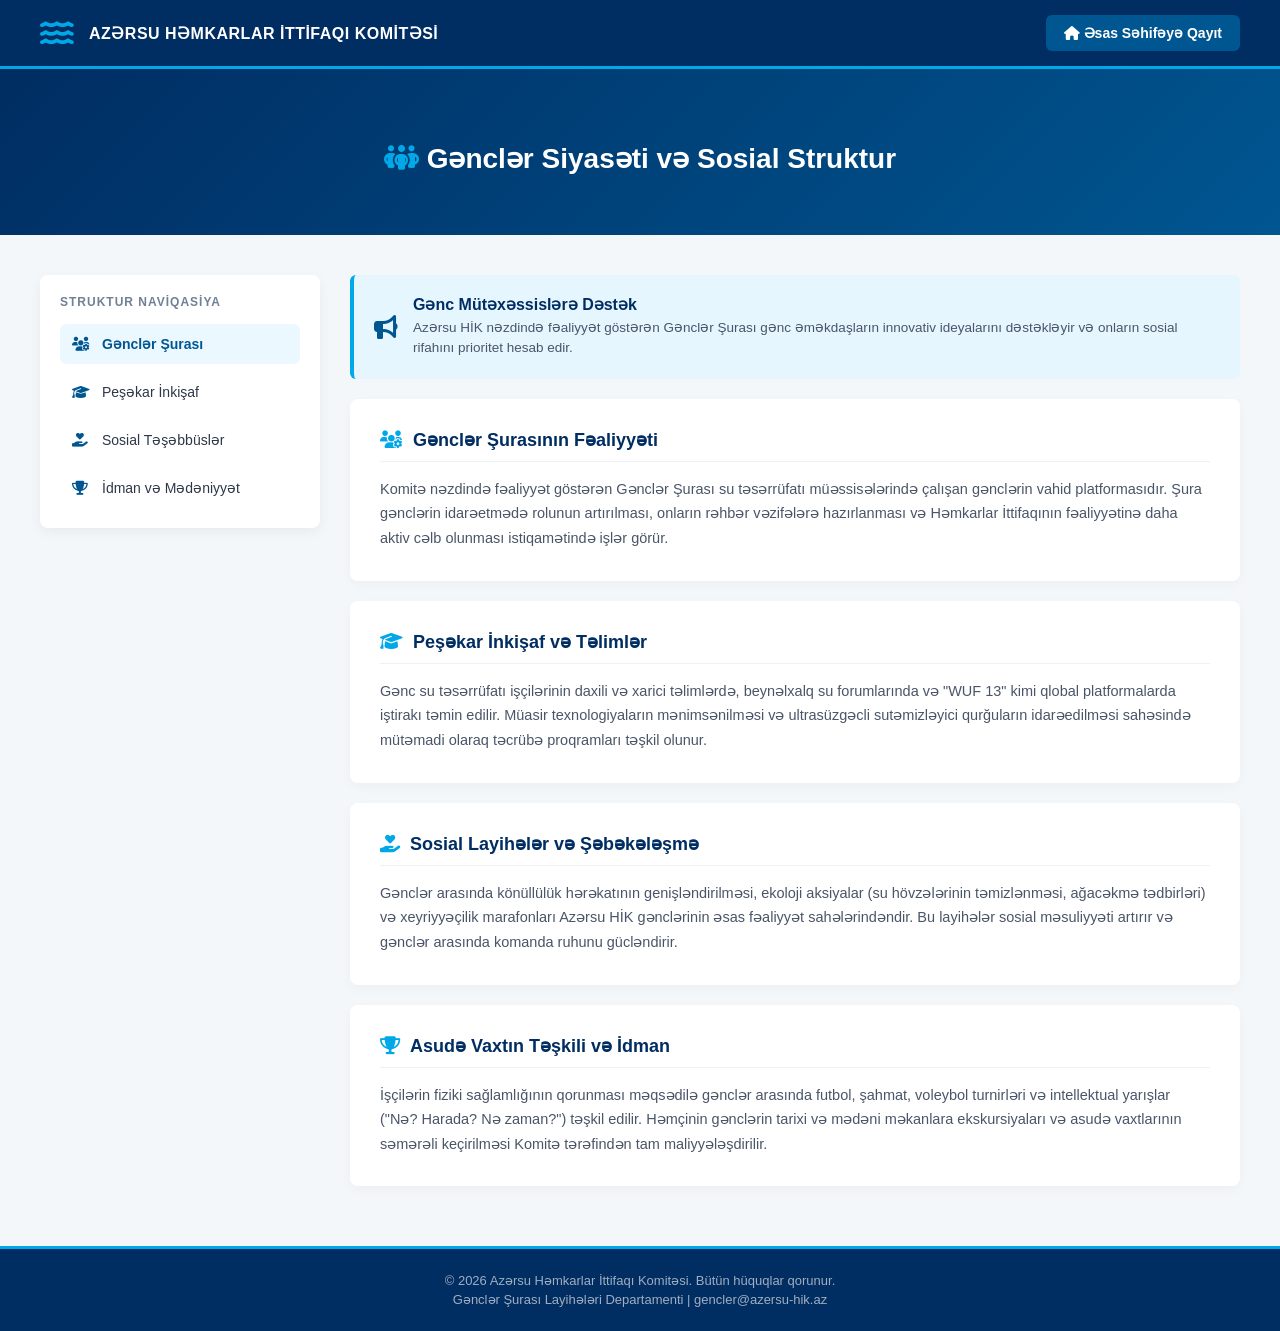
<file: gencler.html>
<!DOCTYPE html>
<html lang="az">
<head>
    <meta charset="UTF-8">
    <meta name="viewport" content="width=device-width, initial-scale=1.0">
    <title>Gənclər Siyasəti və Sosial Struktur - Azərsu HİK</title>
    <link rel="stylesheet" href="https://cdnjs.cloudflare.com/ajax/libs/font-awesome/6.4.0/css/all.min.css">
    <link rel="stylesheet" href="gencler.css">
</head>
<body class="youth-page-body">

    <header class="youth-custom-header">
        <div class="youth-header-container">
            <div class="youth-logo-block">
                <i class="fa-solid fa-water"></i>
                <div class="youth-logo-title">
                    <strong>AZƏRSU HƏMKARLAR İTTİFAQI KOMİTƏSİ</strong>
                </div>
            </div>
            <a href="../index.html" class="youth-back-btn">
                <i class="fa-solid fa-house"></i> Əsas Səhifəyə Qayıt
            </a>
        </div>
    </header>

    <section class="youth-hero-section">
        <div class="youth-hero-container">
            <h1><i class="fa-solid fa-people-group"></i> Gənclər Siyasəti və Sosial Struktur</h1>
        </div>
    </section>

    <div class="youth-main-wrapper">
        <div class="youth-grid-container">
            
            <aside class="youth-sidebar">
                <div class="youth-sidebar-title">STRUKTUR NAVİQASİYA</div>
                <nav class="youth-nav-list">
                    <a href="#gencer-surasi" class="youth-nav-link-item active"><i class="fa-solid fa-users-gear"></i> Gənclər Şurası</a>
                    <a href="#inkisaf" class="youth-nav-link-item"><i class="fa-solid fa-graduation-cap"></i> Peşəkar İnkişaf</a>
                    <a href="#sosial-layiheler" class="youth-nav-link-item"><i class="fa-solid fa-hand-holding-heart"></i> Sosial Təşəbbüslər</a>
                    <a href="#asude-vaxt" class="youth-nav-link-item"><i class="fa-solid fa-trophy"></i> İdman və Mədəniyyət</a>
                </nav>
            </aside>

            <main class="youth-content-area">
                
                <div class="youth-alert-box">
                    <i class="fa-solid fa-bullhorn"></i>
                    <div>
                        <h3>Gənc Mütəxəssislərə Dəstək</h3>
                        <p>Azərsu HİK nəzdində fəaliyyət göstərən Gənclər Şurası gənc əməkdaşların innovativ ideyalarını dəstəkləyir və onların sosial rifahını prioritet hesab edir.</p>
                    </div>
                </div>

                <section id="gencer-surasi" class="youth-info-card">
                    <h2><i class="fa-solid fa-users-gear"></i> Gənclər Şurasının Fəaliyyəti</h2>
                    <p>Komitə nəzdində fəaliyyət göstərən Gənclər Şurası su təsərrüfatı müəssisələrində çalışan gənclərin vahid platformasıdır. Şura gənclərin idarəetmədə rolunun artırılması, onların rəhbər vəzifələrə hazırlanması və Həmkarlar İttifaqının fəaliyyətinə daha aktiv cəlb olunması istiqamətində işlər görür.</p>
                </section>

                <section id="inkisaf" class="youth-info-card">
                    <h2><i class="fa-solid fa-graduation-cap"></i> Peşəkar İnkişaf və Təlimlər</h2>
                    <p>Gənc su təsərrüfatı işçilərinin daxili və xarici təlimlərdə, beynəlxalq su forumlarında və "WUF 13" kimi qlobal platformalarda iştirakı təmin edilir. Müasir texnologiyaların mənimsənilməsi və ultrasüzgəcli sutəmizləyici qurğuların idarəedilməsi sahəsində mütəmadi olaraq təcrübə proqramları təşkil olunur.</p>
                </section>

                <section id="sosial-layiheler" class="youth-info-card">
                    <h2><i class="fa-solid fa-hand-holding-heart"></i> Sosial Layihələr və Şəbəkələşmə</h2>
                    <p>Gənclər arasında könüllülük hərəkatının genişləndirilməsi, ekoloji aksiyalar (su hövzələrinin təmizlənməsi, ağacəkmə tədbirləri) və xeyriyyəçilik marafonları Azərsu HİK gənclərinin əsas fəaliyyət sahələrindəndir. Bu layihələr sosial məsuliyyəti artırır və gənclər arasında komanda ruhunu gücləndirir.</p>
                </section>

                <section id="asude-vaxt" class="youth-info-card">
                    <h2><i class="fa-solid fa-trophy"></i> Asudə Vaxtın Təşkili və İdman</h2>
                    <p>İşçilərin fiziki sağlamlığının qorunması məqsədilə gənclər arasında futbol, şahmat, voleybol turnirləri və intellektual yarışlar ("Nə? Harada? Nə zaman?") təşkil edilir. Həmçinin gənclərin tarixi və mədəni məkanlara ekskursiyaları və asudə vaxtlarının səmərəli keçirilməsi Komitə tərəfindən tam maliyyələşdirilir.</p>
                </section>

            </main>
        </div>
    </div>

    <footer class="youth-custom-footer">
        <div class="youth-footer-container">
            <p>© 2026 Azərsu Həmkarlar İttifaqı Komitəsi. Bütün hüquqlar qorunur.</p>
            <p>Gənclər Şurası Layihələri Departamenti | gencler@azersu-hik.az</p>
        </div>
    </footer>

</body>
</html>
</file>
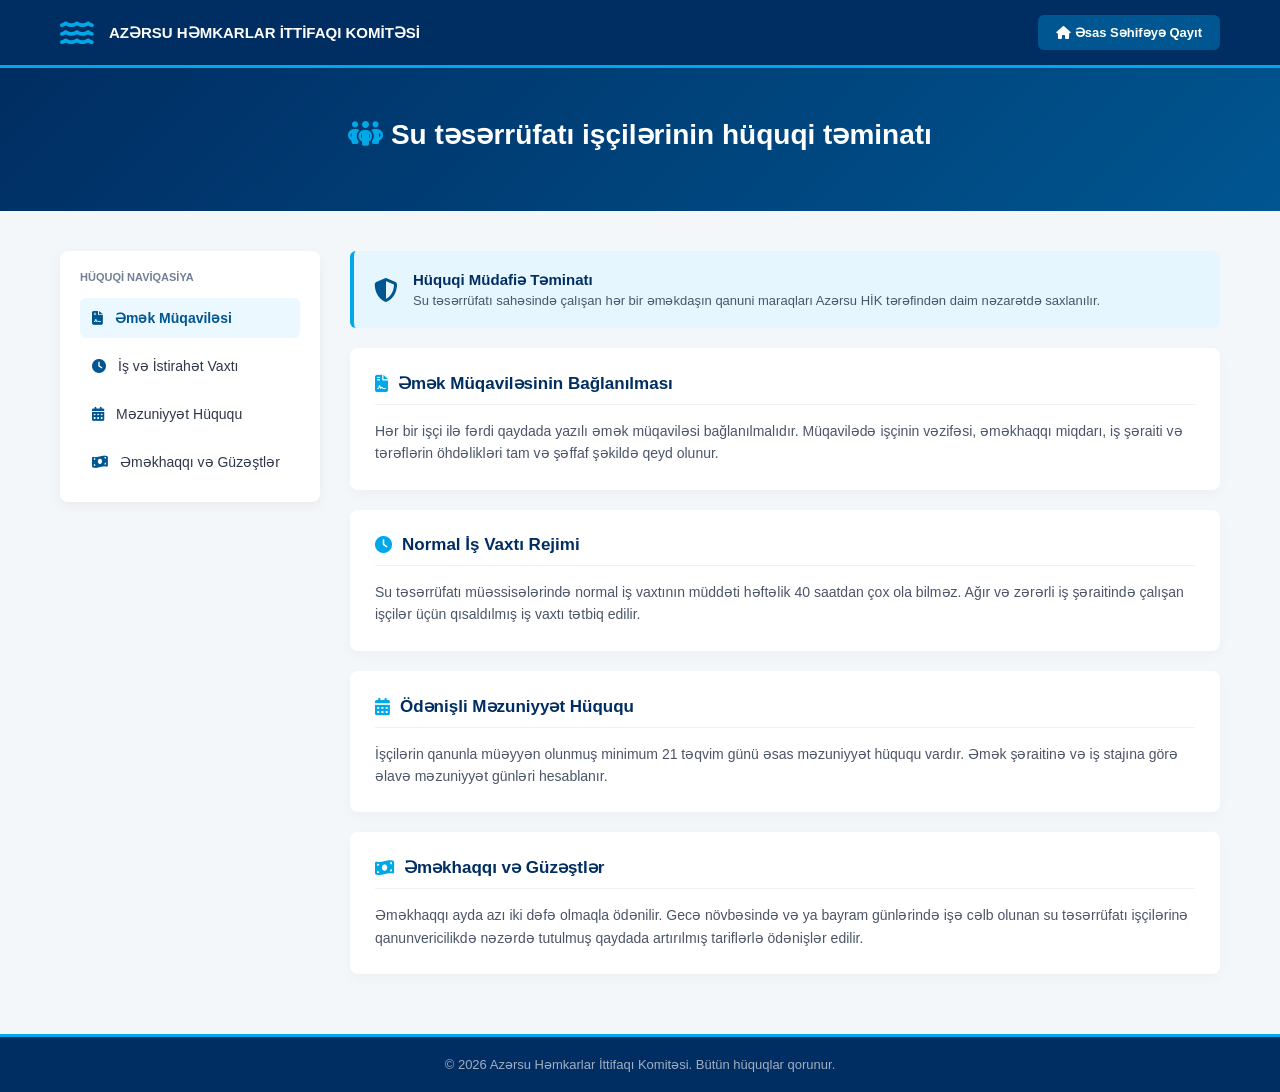
<file: huquqlar.html>
<!DOCTYPE html>
<html lang="az">
<head>
    <meta charset="UTF-8">
    <meta name="viewport" content="width=device-width, initial-scale=1.0">
    <title>Su Təsərrüfatı İşçilərinin Hüquqları - Azərsu HİK</title>
    <link rel="stylesheet" href="https://cdnjs.cloudflare.com/ajax/libs/font-awesome/6.4.0/css/all.min.css">
    <link rel="stylesheet" href="huquqlar.css">
</head>
<body class="legal-page-body">

    <header class="legal-custom-header">
        <div class="legal-header-container">
            <div class="legal-logo-block">
                <i class="fa-solid fa-water"></i>
                <div class="legal-logo-title">
                    <strong>AZƏRSU HƏMKARLAR İTTİFAQI KOMİTƏSİ</strong>
                    
                </div>
            </div>
            <a href="../index.html" class="legal-back-btn">
                <i class="fa-solid fa-house"></i> Əsas Səhifəyə Qayıt
            </a>
        </div>
    </header>

        <section class="youth-hero-section">
        <div class="youth-hero-container">
            <h1><i class="fa-solid fa-people-group"></i> Su təsərrüfatı işçilərinin hüquqi təminatı</h1>
        </div>
    </section>

    <div class="legal-main-wrapper">
        <div class="legal-grid-container">
            
            <aside class="legal-sidebar">
                <div class="legal-sidebar-title">HÜQUQİ NAVİQASİYA</div>
                <nav class="legal-nav-list">
                    <a href="#muqavile" class="legal-nav-link-item active"><i class="fa-solid fa-file-contract"></i> Əmək Müqaviləsi</a>
                    <a href="#is-rejimi" class="legal-nav-link-item"><i class="fa-solid fa-clock"></i> İş və İstirahət Vaxtı</a>
                    <a href="#mezuniyyet-haqqi" class="legal-nav-link-item"><i class="fa-solid fa-calendar-days"></i> Məzuniyyət Hüququ</a>
                    <a href="#guzestler" class="legal-nav-link-item"><i class="fa-solid fa-money-bill-wave"></i> Əməkhaqqı və Güzəştlər</a>
                </nav>
            </aside>

            <main class="legal-content-area">
                <div class="legal-alert-box">
                    <i class="fa-solid fa-shield-halved"></i>
                    <div>
                        <h3>Hüquqi Müdafiə Təminatı</h3>
                        <p>Su təsərrüfatı sahəsində çalışan hər bir əməkdaşın qanuni maraqları Azərsu HİK tərəfindən daim nəzarətdə saxlanılır.</p>
                    </div>
                </div>

                <section id="muqavile" class="legal-info-card">
                    <h2><i class="fa-solid fa-file-contract"></i> Əmək Müqaviləsinin Bağlanılması</h2>
                    <p>Hər bir işçi ilə fərdi qaydada yazılı əmək müqaviləsi bağlanılmalıdır. Müqavilədə işçinin vəzifəsi, əməkhaqqı miqdarı, iş şəraiti və tərəflərin öhdəlikləri tam və şəffaf şəkildə qeyd olunur.</p>
                </section>

                <section id="is-rejimi" class="legal-info-card">
                    <h2><i class="fa-solid fa-clock"></i> Normal İş Vaxtı Rejimi</h2>
                    <p>Su təsərrüfatı müəssisələrində normal iş vaxtının müddəti həftəlik 40 saatdan çox ola bilməz. Ağır və zərərli iş şəraitində çalışan işçilər üçün qısaldılmış iş vaxtı tətbiq edilir.</p>
                </section>

                <section id="mezuniyyet-haqqi" class="legal-info-card">
                    <h2><i class="fa-solid fa-calendar-days"></i> Ödənişli Məzuniyyət Hüququ</h2>
                    <p>İşçilərin qanunla müəyyən olunmuş minimum 21 təqvim günü əsas məzuniyyət hüququ vardır. Əmək şəraitinə və iş stajına görə əlavə məzuniyyət günləri hesablanır.</p>
                </section>

                <section id="guzestler" class="legal-info-card">
                    <h2><i class="fa-solid fa-money-bill-wave"></i> Əməkhaqqı və Güzəştlər</h2>
                    <p>Əməkhaqqı ayda azı iki dəfə olmaqla ödənilir. Gecə növbəsində və ya bayram günlərində işə cəlb olunan su təsərrüfatı işçilərinə qanunvericilikdə nəzərdə tutulmuş qaydada artırılmış tariflərlə ödənişlər edilir.</p>
                </section>
            </main>

        </div>
    </div>

    <footer class="legal-custom-footer">
        <p>© 2026 Azərsu Həmkarlar İttifaqı Komitəsi. Bütün hüquqlar qorunur.</p>
    </footer>

</body>
</html>
</file>
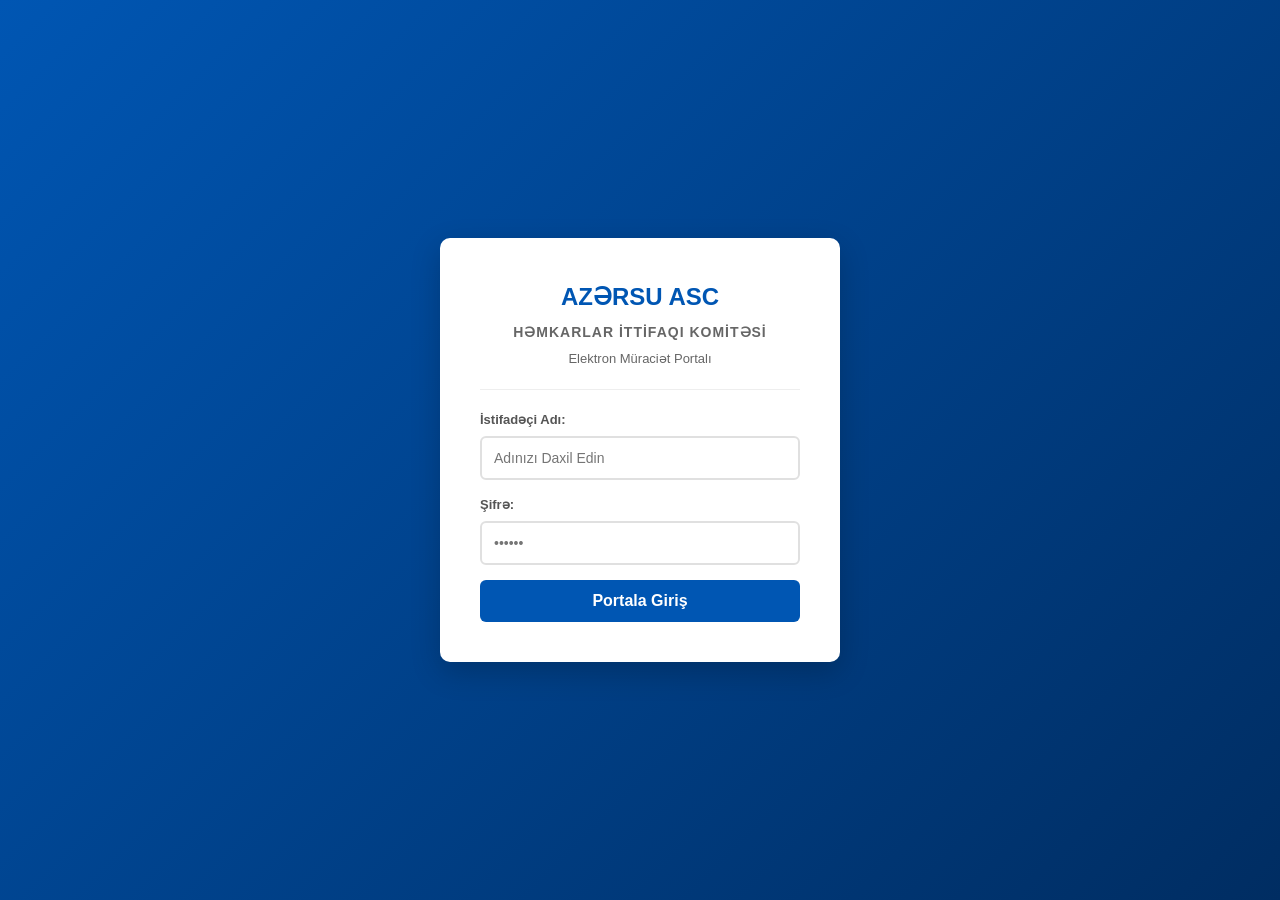
<file: login.html>
<!DOCTYPE html>
<html lang="az">
<head>
    <meta charset="UTF-8">
    <meta name="viewport" content="width=device-width, initial-scale=1.0">
    <title>Azərsu ASC HİK - Maddi Yardım Portalı</title>
    <!-- CSS faylını bura bağlayırıq -->
    <link rel="stylesheet" href="login.css">
</head>
<body>

    <!-- ========================================== -->
    <!-- 1. GİRİŞ (LOGIN) BÖLMƏSİ                    -->
    <!-- ========================================== -->
    <section id="login-section">
        <div class="login-card">
            <h2>AZƏRSU ASC</h2>
            <h3>Həmkarlar İttifaqı Komitəsi</h3>
            <p class="subtitle">Elektron Müraciət Portalı</p>
            <hr class="divider">
            
            <form id="login-form">
                <div>
                    <label>İstifadəçi Adı:</label>
                    <input type="text" id="fin-input" placeholder="Adınızı daxil edin" required class="capitalize-input">
                </div>
                <div>
                    <label>Şifrə:</label>
                    <input type="password" id="password-input" placeholder="••••••" required>
                </div>
                <button type="submit">Portala Giriş</button>
            </form>
            
            <p id="login-error" class="error-message">FİN kod və ya şifrə yanlışdır!</p>
        </div>
    </section>


    <!-- ========================================== -->
    <!-- NAVİQASİYA PANELİ (Girişdən sonra açılır)    -->
    <!-- ========================================== -->
    <header id="portal-navigation" style="display: none;">
        <h2>Azərsu HİK Elektron Portalı</h2>
        <p>Xoş gəldiniz, <span id="user-display-name">İstifadəçi</span></p>
        <button onclick="logout()" class="btn-logout">Sistemdən Çıxış</button>
    </header>


    <!-- ========================================== -->
    <!-- 2. İŞÇİ PANELİ BÖLMƏSİ                    -->
    <!-- ========================================== -->
    <main id="worker-section" class="container" style="display: none;">
        <h3 class="panel-title">İşçi Şəxsi Kabineti (Xətai Sukanal İdarəsi)</h3>
        
        <div class="card bg-highlight">
            <p>Cari il ərzində aldığınız ümumi yardım məbləği: <strong id="worker-received-amt">0.00</strong> <b>AZN</b></p>
        </div>
        
        <div class="grid-2">
            <!-- Sol Tərəf: Yeni Müraciət Formu -->
            <div class="card">
                <h4 class="card-title text-primary">Yeni Maddi Yardım Ərizəsi</h4>
                <form id="application-form">
                    <div>
                        <label>Yardım Kateqoriyası:</label>
                        <select id="help-type" required>
                            <option value="">-- Kateqoriya Seçin --</option>
                            <option value="Müalicə və Əməliyyat">Müalicə və Əməliyyat xərcləri (Tibbi Epikriz)</option>
                            <option value="Ailə qurma (Toy)">Ailə qurma münasibətilə (Nikah Şəhadətnaməsi)</option>
                            <option value="Ailədə itki (Yas)">Ailə üzvünün vəfatı ilə bağlı (Ölüm şəhadətnaməsi)</option>
                            <option value="Sosial Ehtiyac">Maddi çətinlik / Digər sosial ehtiyaclar</option>
                        </select>
                    </div>
                    <div>
                        <label>Ərizənin Səbəbi (Açıqlama):</label>
                        <textarea id="help-description" rows="4" placeholder="Komissiyaya təqdim olunacaq səbəbi bura yazın..." required></textarea>
                    </div>
                    <div>
                        <label>Rəsmi Sənəd Əlavə Et (Forma 070 / Şəhadətnamə):</label>
                        <input type="file" id="help-file" accept=".pdf,.jpg,.png" required>
                    </div>
                    <button type="submit">Müraciəti Komissiyaya Göndər</button>
                </form>
            </div>

            <!-- Sağ Tərəf: Müraciətlərin Siyahısı (Arxiv) -->
            <div class="card scrollable-x">
                <h4 class="card-title text-dark">Müraciətlərimin Statusu</h4>
                <table class="zero-margin">
                    <thead>
                        <tr>
                            <th>Müraciət Növü və Açıqlama</th>
                            <th>Tarix</th>
                            <th>Məbləğ</th>
                            <th>Status</th>
                        </tr>
                    </thead>
                    <tbody id="worker-table-body">
                        <!-- JavaScript dinamik olaraq sətirləri bura yerləşdirəcək -->
                    </tbody>
                </table>
            </div>
        </div>
    </main>


    <!-- ========================================== -->
    <!-- 3. ADMIN / KOMİSSİYA PANELİ BÖLMƏSİ        -->
    <!-- ========================================== -->
    <main id="admin-section" class="container" style="display: none;">
        <h3 class="panel-title">Həmkarlar İttifaqı Komissiyasının İdarəetmə Masası</h3>
        
        <!-- Büdcə Hesabat Bloqları -->
        <table class="budget-table">
            <tr>
                <td>
                    <b>İLLİK SOSİAL BÜDCƏ</b>
                    <p class="budget-blue">50,000.00 AZN</p>
                </td>
                <td>
                    <b>XƏRCLƏNƏN MƏBLƏĞ</b>
                    <p id="admin-total-spent" class="budget-red">0.00 AZN</p>
                </td>
                <td>
                    <b>KASSA (QALAN BÜDCƏ)</b>
                    <p id="admin-budget-left" class="budget-green">50,000.00 AZN</p>
                </td>
            </tr>
        </table>

        <!-- Gələn Ərizələrin İdarə Olunması Cədvəli (CRUD) -->
        <div class="card scrollable-x">
            <h4 class="card-title text-primary">Daxil Olan Ərizələr və Qərarvermə Masası</h4>
            <table>
                <thead>
                    <tr>
                        <th>İşçi </th>
                        <th>Müraciət Növü və Açıqlama</th>
                        <th>Yüklənmiş Sənəd</th>
                        <th>Məbləğ Təyini (AZN)</th>
                        <th>Komissiyanın Qərarı</th>
                    </tr>
                </thead>
                <tbody id="admin-table-body">
                    <!-- JavaScript idarəetmə sətirləri bura yerləşdirəcək -->
                </tbody>
            </table>
        </div>
    </main>

    
    <script src="login.js"></script>
</body>
</html>
</file>
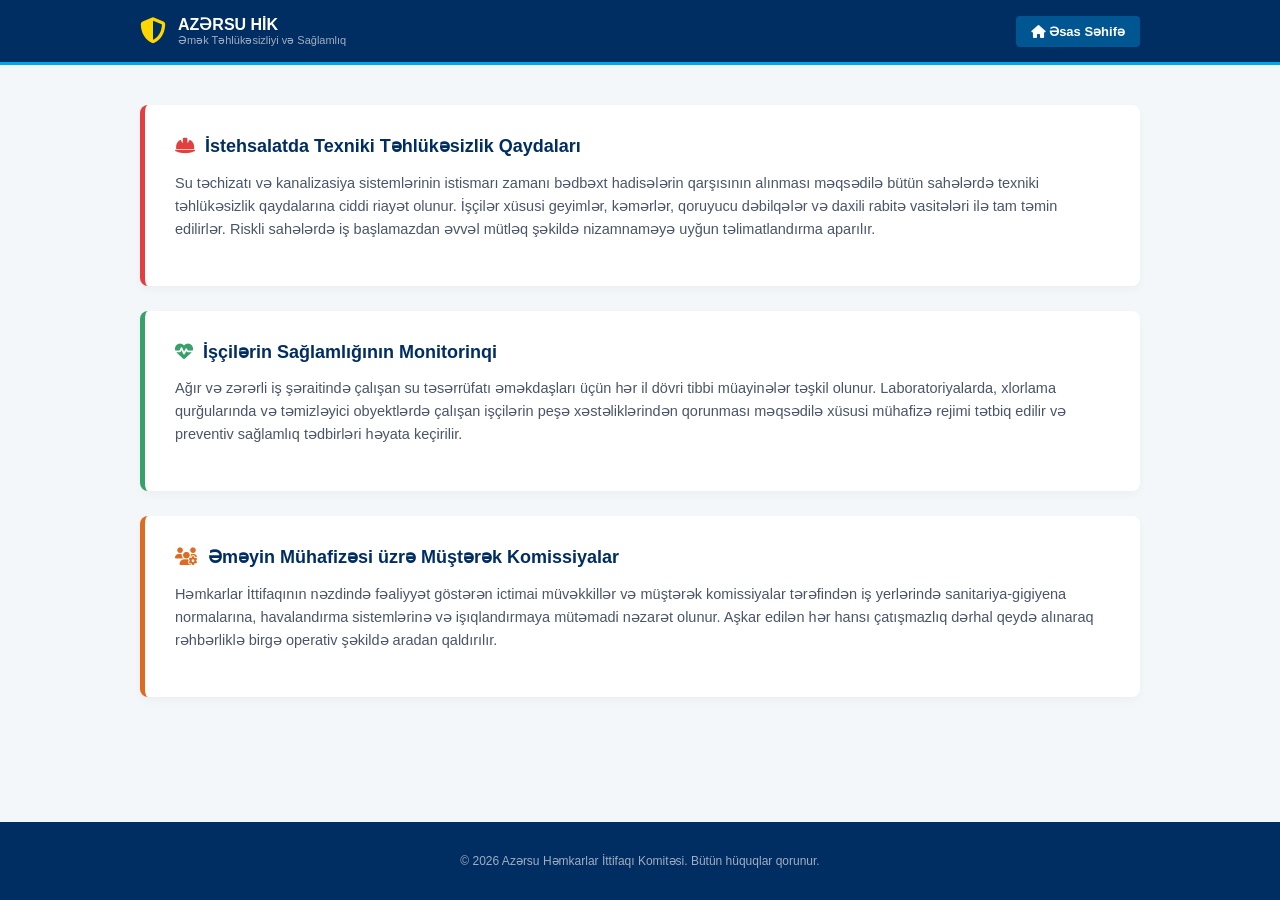
<file: tehlukesizlik.html>
<!DOCTYPE html>
<html lang="az">
<head>
    <meta charset="UTF-8">
    <meta name="viewport" content="width=device-width, initial-scale=1.0">
    <title>Əmək Təhlükəsizliyi - Azərsu HİK</title>
    <link rel="stylesheet" href="https://cdnjs.cloudflare.com/ajax/libs/font-awesome/6.4.0/css/all.min.css">
    <link rel="stylesheet" href="tehlukesizlik.css">
</head>
<body class="safe-page-body">

    <header class="safe-header">
        <div class="safe-container flex-header">
            <div class="safe-logo">
                <i class="fa-solid fa-shield-halved"></i>
                <div>
                    <strong>AZƏRSU HİK</strong>
                    <span>Əmək Təhlükəsizliyi və Sağlamlıq</span>
                </div>
            </div>
            <a href="../index.html" class="safe-back-btn"><i class="fa-solid fa-house"></i> Əsas Səhifə</a>
        </div>
    </header>

    <main class="safe-container safe-main">
        
        <section class="safe-card border-red">
            <h2><i class="fa-solid fa-hard-hat"></i> İstehsalatda Texniki Təhlükəsizlik Qaydaları</h2>
            <p>Su təchizatı və kanalizasiya sistemlərinin istismarı zamanı bədbəxt hadisələrin qarşısının alınması məqsədilə bütün sahələrdə texniki təhlükəsizlik qaydalarına ciddi riayət olunur. İşçilər xüsusi geyimlər, kəmərlər, qoruyucu dəbilqələr və daxili rabitə vasitələri ilə tam təmin edilirlər. Riskli sahələrdə iş başlamazdan əvvəl mütləq şəkildə nizamnaməyə uyğun təlimatlandırma aparılır.</p>
        </section>

        <section class="safe-card border-green">
            <h2><i class="fa-solid fa-heart-pulse"></i> İşçilərin Sağlamlığının Monitorinqi</h2>
            <p>Ağır və zərərli iş şəraitində çalışan su təsərrüfatı əməkdaşları üçün hər il dövri tibbi müayinələr təşkil olunur. Laboratoriyalarda, xlorlama qurğularında və təmizləyici obyektlərdə çalışan işçilərin peşə xəstəliklərindən qorunması məqsədilə xüsusi mühafizə rejimi tətbiq edilir və preventiv sağlamlıq tədbirləri həyata keçirilir.</p>
        </section>

        <section class="safe-card border-gold">
            <h2><i class="fa-solid fa-users-gear"></i> Əməyin Mühafizəsi üzrə Müştərək Komissiyalar</h2>
            <p>Həmkarlar İttifaqının nəzdində fəaliyyət göstərən ictimai müvəkkillər və müştərək komissiyalar tərəfindən iş yerlərində sanitariya-gigiyena normalarına, havalandırma sistemlərinə və işıqlandırmaya mütəmadi nəzarət olunur. Aşkar edilən hər hansı çatışmazlıq dərhal qeydə alınaraq rəhbərliklə birgə operativ şəkildə aradan qaldırılır.</p>
        </section>

    </main>

    <footer class="safe-footer">
        <p>© 2026 Azərsu Həmkarlar İttifaqı Komitəsi. Bütün hüquqlar qorunur.</p>
    </footer>

</body>
</html>
</file>
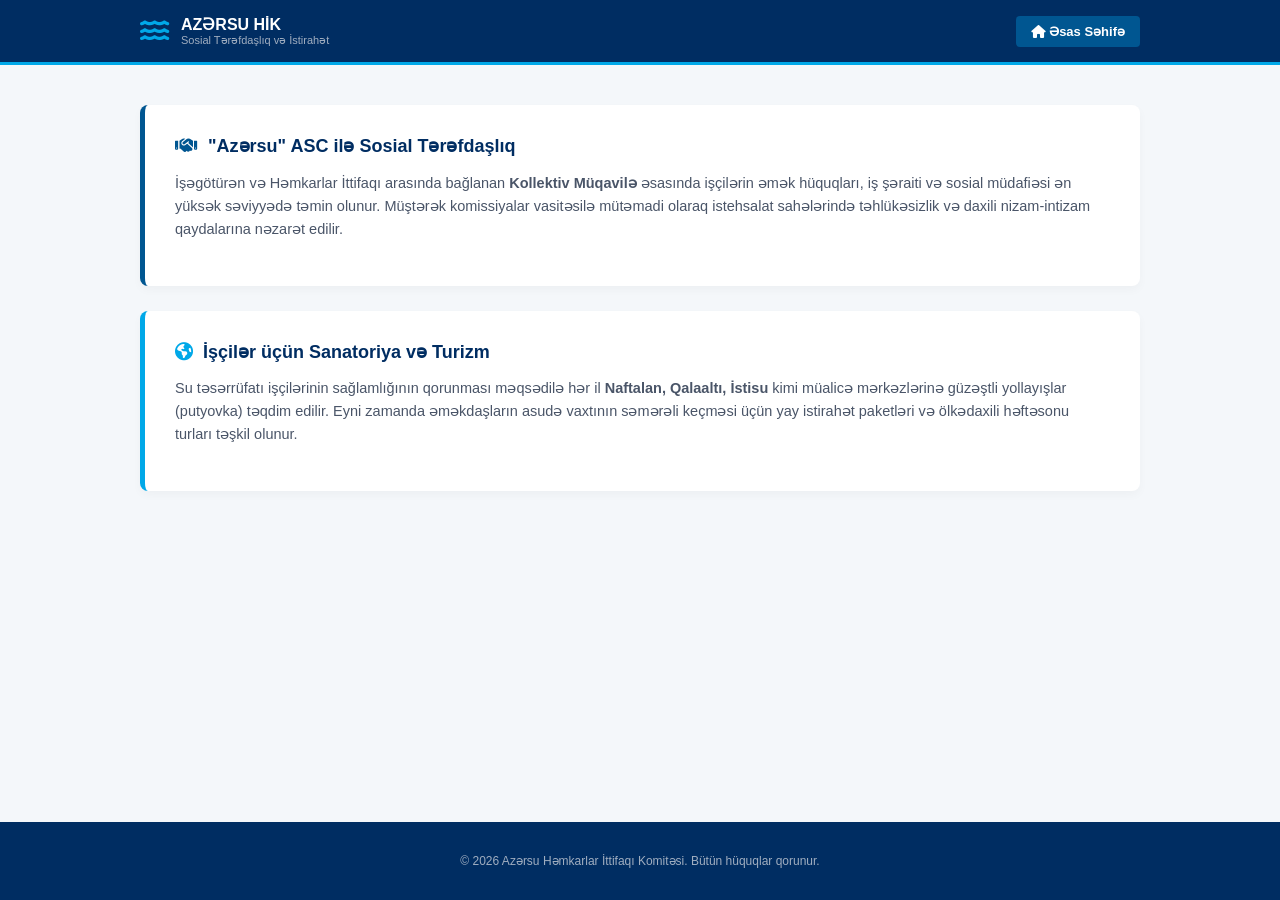
<file: terefTurizm.html>
<!DOCTYPE html>
<html lang="az">
<head>
    <meta charset="UTF-8">
    <meta name="viewport" content="width=device-width, initial-scale=1.0">
    <title>Tərəfdaşlıq və Turizm - Azərsu HİK</title>
    <link rel="stylesheet" href="https://cdnjs.cloudflare.com/ajax/libs/font-awesome/6.4.0/css/all.min.css">
    <link rel="stylesheet" href="terefTurizm.css">
</head>
<body class="joint-page-body">

    <header class="joint-header">
        <div class="joint-container flex-header">
            <div class="joint-logo">
                <i class="fa-solid fa-water"></i>
                <div>
                    <strong>AZƏRSU HİK</strong>
                    <span>Sosial Tərəfdaşlıq və İstirahət</span>
                </div>
            </div>
            <a href="../index.html" class="joint-back-btn"><i class="fa-solid fa-house"></i> Əsas Səhifə</a>
        </div>
    </header>

    <main class="joint-container joint-main">
        
        <section class="joint-card border-blue">
            <h2><i class="fa-solid fa-handshake"></i> "Azərsu" ASC ilə Sosial Tərəfdaşlıq</h2>
            <p>İşəgötürən və Həmkarlar İttifaqı arasında bağlanan <strong>Kollektiv Müqavilə</strong> əsasında işçilərin əmək hüquqları, iş şəraiti və sosial müdafiəsi ən yüksək səviyyədə təmin olunur. Müştərək komissiyalar vasitəsilə mütəmadi olaraq istehsalat sahələrində təhlükəsizlik və daxili nizam-intizam qaydalarına nəzarət edilir.</p>
        </section>

        <section class="joint-card border-aqua">
            <h2><i class="fa-solid fa-earth-americas"></i> İşçilər üçün Sanatoriya və Turizm</h2>
            <p>Su təsərrüfatı işçilərinin sağlamlığının qorunması məqsədilə hər il <strong>Naftalan, Qalaaltı, İstisu</strong> kimi müalicə mərkəzlərinə güzəştli yollayışlar (putyovka) təqdim edilir. Eyni zamanda əməkdaşların asudə vaxtının səmərəli keçməsi üçün yay istirahət paketləri və ölkədaxili həftəsonu turları təşkil olunur.</p>
        </section>

    </main>

    <footer class="joint-footer">
        <p>© 2026 Azərsu Həmkarlar İttifaqı Komitəsi. Bütün hüquqlar qorunur.</p>
    </footer>

</body>
</html>
</file>
<file: gencler.css>
/* ==========================================================================
   GƏNCLƏR SİYASƏTİ VƏ SOSİAL STRUKTUR SƏHİFƏSİ (YOUTH PAGE) CSS
   ========================================================================== */

.youth-page-body {
    background-color: #f4f7fa !important;
    margin: 0;
    padding: 0 !important; /* Əsas səhifənin sol menyu sıxılmasını ləğv edir */
    font-family: 'Segoe UI', Tahoma, Geneva, Verdana, sans-serif;
}

/* Header Strukturu */
.youth-custom-header {
    background-color: #002d62; /* Azərsu tünd göyü */
    color: #ffffff;
    padding: 15px 0;
    border-bottom: 3px solid #00a8e8;
}
.youth-header-container {
    max-width: 1200px;
    margin: 0 auto;
    padding: 0 20px;
    display: flex;
    justify-content: space-between;
    align-items: center;
}
.youth-logo-block {
    display: flex;
    align-items: center;
    gap: 15px;
}
.youth-logo-block i {
    font-size: 30px;
    color: #00a8e8; /* Aqua mavi */
}
.youth-logo-title strong {
    display: block;
    font-size: 16px;
    letter-spacing: 0.5px;
}
.youth-logo-title span {
    font-size: 12px;
    color: #a0aec0;
}
.youth-back-btn {
    background-color: #005691;
    color: white;
    text-decoration: none;
    padding: 10px 18px;
    border-radius: 6px;
    font-size: 14px;
    font-weight: 600;
    transition: all 0.3s ease;
}
.youth-back-btn:hover {
    background-color: #00a8e8;
    color: #002d62;
}

/* Hero (Banner) Bölməsi */
.youth-hero-section {
    background: linear-gradient(135deg, #002d62, #005691);
    color: white;
    padding: 50px 0;
    text-align: center;
}
.youth-hero-container {
    max-width: 800px;
    margin: 0 auto;
    padding: 0 20px;
}
.youth-hero-section h1 {
    font-size: 28px;
    margin-bottom: 10px;
}
.youth-hero-section h1 i {
    color: #00a8e8;
}
.youth-hero-section p {
    font-size: 15px;
    opacity: 0.85;
    line-height: 1.6;
}

/* Əsas Kontent Lahiyəsi */
.youth-main-wrapper {
    max-width: 1200px;
    margin: 40px auto 60px auto;
    padding: 0 20px;
}
.youth-grid-container {
    display: grid;
    grid-template-columns: 280px 1fr;
    gap: 30px;
}

/* Sol Menyu (Sidebar) */
.youth-sidebar {
    background-color: white;
    border-radius: 8px;
    padding: 20px;
    box-shadow: 0 4px 12px rgba(0,0,0,0.05);
    height: fit-content;
}
.youth-sidebar-title {
    font-size: 12px;
    font-weight: 700;
    color: #718096;
    margin-bottom: 15px;
    letter-spacing: 1px;
}
.youth-nav-list {
    display: flex;
    flex-direction: column;
    gap: 8px;
}
.youth-nav-link-item {
    display: flex;
    align-items: center;
    gap: 12px;
    padding: 12px;
    color: #2d3748;
    text-decoration: none;
    font-size: 14px;
    font-weight: 500;
    border-radius: 6px;
    transition: background 0.2s, color 0.2s;
}
.youth-nav-link-item i {
    color: #005691;
    width: 18px;
}
.youth-nav-link-item:hover, .youth-nav-link-item.active {
    background-color: #ebf8ff;
    color: #005691;
    font-weight: 600;
}

/* Sağ Məzmun Sahəsi */
.youth-content-area {
    display: flex;
    flex-direction: column;
    gap: 20px;
}
.youth-alert-box {
    background-color: #e6f6ff;
    border-left: 4px solid #00a8e8;
    padding: 20px;
    border-radius: 6px;
    display: flex;
    gap: 15px;
    align-items: center;
}
.youth-alert-box i {
    font-size: 24px;
    color: #005691;
}
.youth-alert-box h3 {
    margin: 0 0 4px 0;
    font-size: 16px;
    color: #002d62;
}
.youth-alert-box p {
    margin: 0;
    font-size: 13.5px;
    color: #4a5568;
    line-height: 1.5;
}

/* İnformasiya Kartları */
.youth-info-card {
    background-color: white;
    padding: 30px;
    border-radius: 8px;
    box-shadow: 0 4px 12px rgba(0,0,0,0.03);
}
.youth-info-card h2 {
    font-size: 18px;
    color: #002d62;
    margin-top: 0;
    margin-bottom: 15px;
    display: flex;
    align-items: center;
    gap: 10px;
    border-bottom: 1px solid #edf2f7;
    padding-bottom: 10px;
}
.youth-info-card h2 i {
    color: #00a8e8;
}
.youth-info-card p {
    font-size: 14.5px;
    color: #4a5568;
    line-height: 1.7;
    margin: 0;
}

/* Səhifə Footeri */
.youth-custom-footer {
    background-color: #002d62;
    color: #a0aec0;
    padding: 20px 0;
    text-align: center;
    font-size: 13px;
    border-top: 3px solid #00a8e8;
}
.youth-footer-container p {
    margin: 4px 0;
}

/* Mobil Ekranlar Üçün Media Sorğusu */
@media (max-width: 768px) {
    .youth-grid-container {
        grid-template-columns: 1fr;
    }
    .youth-header-container {
        flex-direction: column;
        gap: 15px;
        text-align: center;
    }
}
</file>
<file: huquqlar.css>
/* ==========================================================================
   AZƏRSU HİK - BREND RƏNG PALİTRASI VƏ QANTİ-FAYL AYARLARI
   ========================================================================== */
:root {
    --main-font-family: 'Segoe UI', Tahoma, Geneva, Verdana, sans-serif;
    --primary-color: #005691;       /* Canlı Su Göyü */
    --primary-dark: #002d62;        /* Tünd Okean Göyü */
    --accent-color: #00a8e8;        /* Aqua Mavi */
    --bg-light: #f4f7fa;            
    --text-main: #1c2d42;           
    --text-muted: #627d98;          
}

* {
    margin: 0;
    padding: 0;
    box-sizing: border-box;
    font-family: var(--main-font-family);
    transition: background-color 0.3s, color 0.3s, transform 0.3s;
}

body {
    background-color: var(--bg-light);
    color: var(--text-main);
    padding-left: 60px; 
}

.container {
    width: 90%;
    max-width: 1200px;
    margin: 0 auto;
}

.grid-3 {
    display: grid;
    grid-template-columns: repeat(auto-fit, minmax(320px, 1fr));
    gap: 25px;
}

/* Sol Sabit Sosial Panel */
.sticky-socials {
    position: fixed;
    left: 0;
    top: 0;
    height: 100vh;
    width: 60px;
    background-color: #ffffff;
    border-right: 1px solid #e2e8f0;
    display: flex;
    flex-direction: column;
    padding-top: 40px;
    align-items: center;
    gap: 25px;
    z-index: 999;
}
.social-icon { color: var(--primary-color); font-size: 18px; text-decoration: none; }
.social-icon:hover { color: var(--accent-color); }

/* Əsas Header */
.main-header {
    background-color: #ffffff;
    border-bottom: 1px solid #e2e8f0;
    padding: 18px 0;
    position: sticky;
    top: 0;
    z-index: 998;
}
.header-container { display: flex; justify-content: space-between; align-items: center; }
.logo-section { display: flex; align-items: center; gap: 15px; }
.logo-section i { color: var(--primary-color); }
.logo-text { font-size: 14px; color: var(--primary-dark); line-height: 1.3; }
.header-slogan { display: flex; align-items: center; gap: 10px; color: var(--accent-color); font-weight: 600; }
.header-actions { display: flex; gap: 10px; }
.header-icon-btn, .menu-burger { background: none; border: 1px solid #cbd5e1; width: 38px; height: 38px; border-radius: 6px; cursor: pointer; }

/* Hero (Banner) Bölməsi */
.youth-hero-section {
    background: linear-gradient(135deg, #002d62, #005691);
    color: white;
    padding: 50px 0;
    text-align: center;
}
.youth-hero-container {
    max-width: 800px;
    margin: 0 auto;
    padding: 0 20px;
}
.youth-hero-section h1 {
    font-size: 28px;
    margin-bottom: 10px;
}
.youth-hero-section h1 i {
    color: #00a8e8;
}
.youth-hero-section p {
    font-size: 15px;
    opacity: 0.85;
    line-height: 1.6;
}


/* Hero Slayder */
.hero-slider {
    height: 450px;
    background-size: cover;
    background-position: center;
    display: flex;
    align-items: flex-end;
    padding-bottom: 40px;
    position: relative;
}
.slide-content { width: 90%; margin: 0 auto; color: #ffffff; z-index: 2; }
.slide-content h2 { font-size: 28px; max-width: 800px; margin-bottom: 20px; font-weight: 500; }
.slider-controls { display: flex; justify-content: space-between; align-items: center; border-top: 1px solid rgba(255,255,255,0.2); padding-top: 15px; }
.dots { display: flex; gap: 8px; }
.dot { width: 10px; height: 10px; background-color: rgba(255,255,255,0.3); border-radius: 50%; cursor: pointer; }
.dot.active { background-color: var(--accent-color); width: 25px; border-radius: 10px; }
.arrow-btn { background: rgba(255,255,255,0.15); border: none; color: white; width: 36px; height: 36px; border-radius: 6px; cursor: pointer; }

/* Slayder üstündə qaranlıq qat */
.hero-slider::before {
    content: '';
    position: absolute;
    top:0; left:0; width:100%; height:100%;
    background: linear-gradient(to top, rgba(0,45,98,0.9), rgba(0,0,0,0.2));
    z-index: 1;
}

/* Mavi / Aqua Brend Kartlar Hissəsi */
.blue-cards-section { padding: 50px 0; }
.card-link { text-decoration: none; color: inherit; display: block; }
.gradient-card {
    background: linear-gradient(135deg, var(--primary-color), var(--primary-dark));
    color: #ffffff;
    padding: 35px 25px;
    min-height: 200px;
    border-radius: 8px;
    display: flex;
    flex-direction: column;
    justify-content: space-between;
    border-bottom: 3px solid transparent;
    box-shadow: 0 4px 15px rgba(0,45,98,0.1);
}
.card-link:hover .gradient-card {
    transform: translateY(-5px);
    box-shadow: 0 12px 24px rgba(0, 45, 98, 0.2);
    border-bottom: 3px solid var(--accent-color);
}
.card-icon { font-size: 32px; color: var(--accent-color); }
.gradient-card h3 { font-size: 15px; font-weight: 600; line-height: 1.4; }

/* Xəbərlər */
.news-section { padding: 40px 0; }
.section-header { display: flex; justify-content: space-between; align-items: center; margin-bottom: 30px; border-left: 4px solid var(--primary-color); padding-left: 15px; }
.see-all { color: var(--primary-color); text-decoration: none; font-weight: 600; }
.news-card { background: #ffffff; border-radius: 8px; overflow: hidden; box-shadow: 0 4px 12px rgba(0,0,0,0.03); }
.news-img-wrapper img { width: 100%; height: 200px; object-fit: cover; }
.news-meta { padding: 15px 20px 5px; font-size: 12px; color: var(--text-muted); }
.news-card h4 { padding: 0 20px 20px; font-size: 15px; color: var(--text-main); line-height: 1.5; }

/* Brend Footer */
.main-footer { background-color: var(--primary-dark); color: #ffffff; padding: 40px 0 20px; border-top: 4px solid var(--accent-color); }
.footer-top { display: flex; justify-content: space-between; align-items: center; flex-wrap: wrap; gap: 20px; }
.footer-logo-area { display: flex; align-items: center; gap: 15px; }
.footer-logo-area i { color: var(--accent-color); }

/* Əlçatanlıq Paneli */
.accessibility-panel { background-color: #ffffff; border-bottom: 2px solid var(--primary-color); padding: 12px 0; display: none; }
.accessibility-panel.show { display: block; }
.panel-container { display: flex; justify-content: space-between; align-items: center; flex-wrap: wrap; }
.panel-group { display: flex; flex-direction: column; gap: 5px; align-items: center; }
.panel-group span { font-size: 11px; color: var(--text-muted); font-weight: bold; }
.font-sizes { display: flex; gap: 5px; }
.size-btn { background: #ffffff; border: 1px solid #cbd5e1; border-radius: 4px; padding: 5px 10px; cursor: pointer; }
.size-btn.active { background-color: var(--primary-dark); color: white; }

/* ==========================================================================
   MÜSTƏQİL HÜQUQLAR (LEGAL SUB-PAGE) CSS STRUKTURU
   ========================================================================== */
.legal-page-body {
    background-color: #f4f7fa !important;
    padding-left: 0 !important; /* Rahat oxunması üçün sol panel basqısını qaldırırıq */
}
.legal-custom-header {
    background-color: var(--primary-dark);
    color: #ffffff;
    padding: 15px 0;
    border-bottom: 3px solid var(--accent-color);
}
.legal-header-container {
    max-width: 1200px;
    margin: 0 auto;
    padding: 0 20px;
    display: flex;
    justify-content: space-between;
    align-items: center;
}
.legal-logo-block { display: flex; align-items: center; gap: 15px; }
.legal-logo-block i { font-size: 30px; color: var(--accent-color); }
.legal-logo-title strong { display: block; font-size: 15px; }
.legal-logo-title span { font-size: 12px; color: #a0aec0; }

.legal-back-btn {
    background-color: var(--primary-color);
    color: white;
    text-decoration: none;
    padding: 10px 18px;
    border-radius: 6px;
    font-size: 13px;
    font-weight: 600;
}
.legal-back-btn:hover {
    background-color: var(--accent-color);
    color: var(--primary-dark);
}


.legal-hero-section h1 { font-size: 26px; margin-bottom: 10px; }
.legal-hero-section h1 i { color: var(--accent-color); }
.legal-hero-section p { font-size: 14px; opacity: 0.85; line-height: 1.6; }

.legal-main-wrapper { max-width: 1200px; margin: 40px auto 60px auto; padding: 0 20px; }
.legal-grid-container { display: grid; grid-template-columns: 260px 1fr; gap: 30px; }

.legal-sidebar { background-color: white; border-radius: 8px; padding: 20px; box-shadow: 0 4px 12px rgba(0,0,0,0.05); height: fit-content; }
.legal-sidebar-title { font-size: 11px; font-weight: 700; color: #718096; margin-bottom: 15px; }
.legal-nav-list { display: flex; flex-direction: column; gap: 8px; }
.legal-nav-link-item { display: flex; align-items: center; gap: 12px; padding: 12px; color: #2d3748; text-decoration: none; font-size: 14px; border-radius: 6px; }
.legal-nav-link-item i { color: var(--primary-color); }
.legal-nav-link-item:hover, .legal-nav-link-item.active { background-color: #ebf8ff; color: var(--primary-color); font-weight: 600; }

.legal-content-area { display: flex; flex-direction: column; gap: 20px; }
.legal-alert-box { background-color: #e6f6ff; border-left: 4px solid var(--accent-color); padding: 20px; border-radius: 6px; display: flex; gap: 15px; align-items: center; }
.legal-alert-box i { font-size: 24px; color: var(--primary-color); }
.legal-alert-box h3 { margin-bottom: 4px; font-size: 15px; color: var(--primary-dark); }
.legal-alert-box p { font-size: 13px; color: #4a5568; margin: 0; }

.legal-info-card { background-color: white; padding: 25px; border-radius: 8px; box-shadow: 0 4px 12px rgba(0,0,0,0.03); }
.legal-info-card h2 { font-size: 17px; color: var(--primary-dark); margin-bottom: 15px; display: flex; align-items: center; gap: 10px; border-bottom: 1px solid #edf2f7; padding-bottom: 10px; }
.legal-info-card h2 i { color: var(--accent-color); }
.legal-info-card p { font-size: 14px; color: #4a5568; line-height: 1.6; }

.legal-custom-footer { background-color: var(--primary-dark); color: #a0aec0; padding: 20px 0; text-align: center; font-size: 13px; border-top: 3px solid var(--accent-color); }

@media (max-width: 768px) {
    body { padding-left: 0; }
    .legal-grid-container { grid-template-columns: 1fr; }
}
</file>
<file: login.css>
/* 1. LAYİHƏ ÜZRƏ QLOBAL DƏYİŞƏNLƏR VƏ AYARLAR */
:root {
    --primary-color: #0056b3;    /* Azərsu Korporativ Mavi */
    --secondary-color: #00a8ff;  /* Su Mavisi */
    --dark-bg: #002d62;         /* Tünd Göy */
    --light-bg: #f4f7f6;        /* Layihə Fonu */
    --white: #ffffff;
    --text-color: #333333;
    --success-color: #2ecc71;   /* Təsdiq Yaşılı */
    --danger-color: #e74c3c;    /* İmtina Qırmızısı */
    --warning-color: #f1c40f;   /* Gözləmə Sarısı */
    --border-radius: 10px;
    --shadow: 0 4px 15px rgba(0, 0, 0, 0.05);
}

* {
    margin: 0;
    padding: 0;
    box-sizing: border-box;
    font-family: 'Segoe UI', Tahoma, Geneva, Verdana, sans-serif;
}

body {
    background-color: var(--light-bg);
    color: var(--text-color);
    line-height: 1.6;
}

/* 2. GİRİŞ (LOGIN) EKRANI DIZAYNI */
#login-section {
    background: linear-gradient(135deg, var(--primary-color) 0%, var(--dark-bg) 100%);
    height: 100vh;
    display: flex;
    justify-content: center;
    align-items: center;
    padding: 20px;
}

#login-section .login-card {
    background: var(--white);
    padding: 40px;
    border-radius: var(--border-radius);
    box-shadow: 0 10px 30px rgba(0, 0, 0, 0.2);
    width: 100%;
    max-width: 400px;
    text-align: center;
}

#login-section h2 {
    color: var(--primary-color);
    font-size: 24px;
    font-weight: 800;
    margin-bottom: 5px;
}

#login-section h3 {
    color: #666;
    font-size: 14px;
    font-weight: 600;
    text-transform: uppercase;
    letter-spacing: 1px;
    margin-bottom: 5px;
}

#login-section .subtitle {
    font-size: 13px;
    color: #666;
    margin-bottom: 20px;
}

#login-section .divider {
    margin-bottom: 20px;
    border: 0;
    border-top: 1px solid #eee;
}

/* FORMA STRUKTURU */
form div {
    margin-bottom: 15px;
    text-align: left;
}

label {
    display: block;
    font-size: 13px;
    font-weight: 600;
    margin-bottom: 5px;
    color: #555;
}

input[type="text"],
input[type="password"],
select,
textarea,
input[type="file"] {
    width: 100%;
    padding: 12px;
    border: 2px solid #e0e0e0;
    border-radius: 6px;
    font-size: 14px;
    transition: all 0.3s ease;
}

input:focus, select:focus, textarea:focus {
    border-color: var(--secondary-color);
    outline: none;
    box-shadow: 0 0 8px rgba(0, 168, 255, 0.2);
}

.capitalize-input {
    text-transform: capitalize;
}

/* DÜYMƏLƏR */
button {
    width: 100%;
    padding: 12px;
    background-color: var(--primary-color);
    color: var(--white);
    border: none;
    border-radius: 6px;
    font-size: 16px;
    font-weight: 600;
    cursor: pointer;
    transition: background 0.3s ease, transform 0.1s ease;
}

button:hover {
    background-color: #004494;
}

button:active {
    transform: scale(0.98);
}

.error-message {
    color: var(--danger-color);
    font-size: 14px;
    font-weight: 600;
    margin-top: 15px;
    display: none;
}

/* 3. NAVİQASİYA PANELİ (HEADER) */
#portal-navigation {
    background-color: var(--white);
    padding: 15px 30px;
    box-shadow: var(--shadow);
    display: flex;
    justify-content: space-between;
    align-items: center;
    flex-wrap: wrap;
}

#portal-navigation h2 {
    color: var(--primary-color);
    font-size: 20px;
}

#portal-navigation p {
    font-size: 15px;
    color: #555;
}

#portal-navigation span {
    font-weight: 700;
    color: var(--dark-bg);
}

.btn-logout {
    width: auto;
    padding: 8px 18px;
    background-color: var(--danger-color);
    font-size: 14px;
}

.btn-logout:hover {
    background-color: #c0392b;
}

/* 4. STRUKTUR VƏ SƏHİFƏ AYARLARI */
.container {
    max-width: 1200px;
    margin: 30px auto;
    padding: 0 20px;
}

#worker-section, #admin-section {
    animation: fadeIn 0.5s ease-in-out;
}

.panel-title {
    margin-bottom: 25px;
    border-left: 5px solid var(--primary-color);
    padding-left: 15px;
    color: var(--dark-bg);
}

/* KARTLAR */
.card {
    background: var(--white);
    padding: 25px;
    border-radius: var(--border-radius);
    box-shadow: var(--shadow);
    margin-bottom: 25px;
}

.bg-highlight {
    font-size: 16px;
}

.bg-highlight strong {
    color: var(--success-color);
    font-size: 20px;
}

.card-title {
    margin-bottom: 15px;
    border-bottom: 2px solid #f4f7f6;
    padding-bottom: 8px;
}

.text-primary { color: var(--primary-color); }
.text-dark { color: var(--dark-bg); }

.grid-2 {
    display: grid;
    grid-template-columns: 1fr 1.3fr;
    gap: 25px;
}

@media (max-width: 768px) {
    .grid-2 {
        grid-template-columns: 1fr;
    }
}

.scrollable-x {
    overflow-x: auto;
}

/* 5. CƏDVƏLLƏR (TABLES) */
table {
    width: 100%;
    border-collapse: collapse;
    margin-top: 15px;
    background: var(--white);
    border-radius: var(--border-radius);
    overflow: hidden;
    box-shadow: var(--shadow);
}

.zero-margin {
    margin-top: 0;
}

th, td {
    padding: 14px 18px;
    text-align: center;
    font-size: 14px;
}

th {
    background-color: var(--dark-bg);
    color: var(--white);
    font-weight: 600;
    text-transform: uppercase;
    font-size: 12px;
    letter-spacing: 0.5px;
}

tr {
    border-bottom: 1px solid #edf2f7;
    transition: background 0.2s;
}

tr:hover {
    background-color: #f8fafc;
}

/* BÜDCƏ BLOKLARI */
.budget-table {
    box-shadow: none;
    margin-bottom: 20px;
}

.budget-table td {
    padding: 20px;
    text-align: center;
    background: var(--white);
    border: 1px solid #e2e8f0;
}

.budget-table b {
    display: block;
    color: #718096;
    font-size: 12px;
    margin-bottom: 5px;
}

.budget-table p {
    font-size: 22px;
    font-weight: 700;
}

.budget-blue { color: var(--primary-color); }
.budget-red { color: var(--danger-color); }
.budget-green { color: var(--success-color); }

/* STATUS KAPSILLARI (BADGES) */
.status-pending {
    background-color: #fef9c3;
    color: #713f12;
    padding: 6px 12px;
    border-radius: 50px;
    font-weight: 600;
    font-size: 12px;
    display: inline-block;
}

.status-approved {
    background-color: #dcfce7;
    color: #14532d;
    padding: 6px 12px;
    border-radius: 50px;
    font-weight: 600;
    font-size: 12px;
    display: inline-block;
}

.status-rejected {
    background-color: #fee2e2;
    color: #7f1d1d;
    padding: 6px 12px;
    border-radius: 50px;
    font-weight: 600;
    font-size: 12px;
    display: inline-block;
}

/* ADMIN ƏMƏLİYYAT ELEMENTLƏRİ */
.btn-action {
    width: auto;
    padding: 6px 12px;
    font-size: 12px;
    margin: 2px;
    display: inline-block;
}

.btn-approve { background-color: var(--success-color); }
.btn-approve:hover { background-color: #27ae60; }
.btn-reject { background-color: var(--danger-color); }
.btn-reject:hover { background-color: #c0392b; }

.input-table-amount {
    width: 100px;
    padding: 6px;
    text-align: center;
    display: inline-block;
}

/* ANIMASIYA */
@keyframes fadeIn {
    from { opacity: 0; transform: translateY(10px); }
    to { opacity: 1; transform: translateY(0); }
}
</file>
<file: tehlukesizlik.css>
/* ==========================================================================
   ƏMƏK TƏHLÜKƏSİZLİYİ SƏHİFƏSİ STİLLƏRİ
   ========================================================================== */
.safe-page-body {
    background-color: #f4f7fa !important;
    margin: 0; 
    padding: 0 !important;
    font-family: sans-serif;
    display: flex;
    flex-direction: column;
    min-height: 100vh; /* Səhifəni tam ekran hündürlüyünə məcbur edir və footeri altda saxlayır */
}

.safe-container {
    width: 90%; 
    max-width: 1000px; 
    margin: 0 auto;
}

/* Header */
.safe-header {
    background-color: #002d62; 
    color: #ffffff; 
    padding: 15px 0; 
    border-bottom: 3px solid #00a8e8;
}

.flex-header {
    display: flex; 
    justify-content: space-between; 
    align-items: center;
}

.safe-logo { 
    display: flex; 
    align-items: center; 
    gap: 12px; 
    color: #ffffff; 
}

.safe-logo i { 
    font-size: 26px; 
    color: #ffd700; /* Qoruyucu qalxan üçün qızılı rəng */
}

.safe-logo strong {
    display: block;
}

.safe-logo span { 
    display: block; 
    font-size: 11px; 
    color: #a0aec0; 
}

.safe-back-btn {
    background-color: #005691; 
    color: #ffffff; 
    text-decoration: none; 
    padding: 8px 15px; 
    border-radius: 4px; 
    font-size: 13px; 
    font-weight: 600;
}

.safe-back-btn:hover { 
    background-color: #00a8e8; 
    color: #002d62; 
}

/* Əsas Məzmun */
.safe-main { 
    padding: 40px 0; 
    display: flex; 
    flex-direction: column; 
    gap: 25px; 
    flex: 1; /* Kontent az olsa belə footeri aşağı itələyir */
}

.safe-card {
    background: #ffffff; 
    padding: 30px; 
    border-radius: 8px; 
    box-shadow: 0 4px 10px rgba(0,0,0,0.03);
}

/* Sol Haşiyə Rəngləri */
.border-red { border-left: 5px solid #e53e3e; }   /* Təhlükəsizlik xəbərdarlığı üçün qırmızı */
.border-green { border-left: 5px solid #38a169; } /* Sağlamlıq üçün yaşıl */
.border-gold { border-left: 5px solid #dd6b20; }  /* Komissiya üçün narıncı-qızılı */

.safe-card h2 { 
    font-size: 18px; 
    color: #002d62; 
    margin-top: 0;
    margin-bottom: 12px; 
    display: flex; 
    align-items: center; 
    gap: 10px; 
}

.border-red h2 i { color: #e53e3e; }
.border-green h2 i { color: #38a169; }
.border-gold h2 i { color: #dd6b20; }

.safe-card p { 
    font-size: 14.5px; 
    color: #4a5568; 
    line-height: 1.6; 
}

/* Ən Altdakı Sabit Footer */
.safe-footer {
    background-color: #002d62; 
    color: #a0aec0; 
    text-align: center; 
    padding: 20px 0; 
    font-size: 12px;
    width: 100%;
}

/* Mobil Cihazlar Üçün */
@media (max-width: 768px) {
    .flex-header {
        flex-direction: column;
        gap: 15px;
        text-align: center;
    }
}
</file>
<file: terefTurizm.css>
/* ==========================================================================
   TƏRƏFDAŞLIQ VƏ TURİZM BİRLƏŞMİŞ SƏHİFƏ STİLLƏRİ (SADƏ / ŞƏKİLSİZ)
   ========================================================================== */
.joint-page-body {
    background-color: #f4f7fa !important;
    margin: 0; 
    padding: 0 !important;
    font-family: sans-serif;
    display: flex;
    flex-direction: column;
    min-height: 100vh; /* Səhifəni tam ekran hündürlüyünə məcbur edir */
}

.joint-container {
    width: 90%; 
    max-width: 1000px; 
    margin: 0 auto;
}

/* Header */
.joint-header {
    background-color: #002d62; 
    color: #ffffff; 
    padding: 15px 0; 
    border-bottom: 3px solid #00a8e8;
}

.flex-header {
    display: flex; 
    justify-content: space-between; 
    align-items: center;
}

.joint-logo { 
    display: flex; 
    align-items: center; 
    gap: 12px; 
    color: #ffffff; 
}

.joint-logo i { 
    font-size: 26px; 
    color: #00a8e8; 
}

.joint-logo strong {
    display: block;
}

.joint-logo span { 
    display: block; 
    font-size: 11px; 
    color: #a0aec0; 
}

.joint-back-btn {
    background-color: #005691; 
    color: #ffffff; 
    text-decoration: none; 
    padding: 8px 15px; 
    border-radius: 4px; 
    font-size: 13px; 
    font-weight: 600;
}

.joint-back-btn:hover { 
    background-color: #00a8e8; 
    color: #002d62; 
}

/* Əsas Məzmun Sahəsi */
.joint-main { 
    padding: 40px 0; 
    display: flex; 
    flex-direction: column; 
    gap: 25px; 
    flex: 1; /* Məzmun az olsa belə footeri aşağı itələyir */
}

.joint-card {
    background: #ffffff; 
    padding: 30px; 
    border-radius: 8px; 
    box-shadow: 0 4px 10px rgba(0,0,0,0.03);
}

.border-blue { 
    border-left: 5px solid #005691; 
}

.border-aqua { 
    border-left: 5px solid #00a8e8; 
}

.joint-card h2 { 
    font-size: 18px; 
    color: #002d62; 
    margin-top: 0;
    margin-bottom: 12px; 
    display: flex; 
    align-items: center; 
    gap: 10px; 
}

.border-blue h2 i { 
    color: #005691; 
}

.border-aqua h2 i { 
    color: #00a8e8; 
}

.joint-card p { 
    font-size: 14.5px; 
    color: #4a5568; 
    line-height: 1.6; 
}

/* Ən Altdakı Sabit Footer */
.joint-footer {
    background-color: #002d62; 
    color: #a0aec0; 
    text-align: center; 
    padding: 20px 0; 
    font-size: 12px;
    width: 100%;
}

/* Mobil tənzimləmə */
@media (max-width: 768px) {
    .flex-header {
        flex-direction: column;
        gap: 15px;
        text-align: center;
    }
}
</file>
